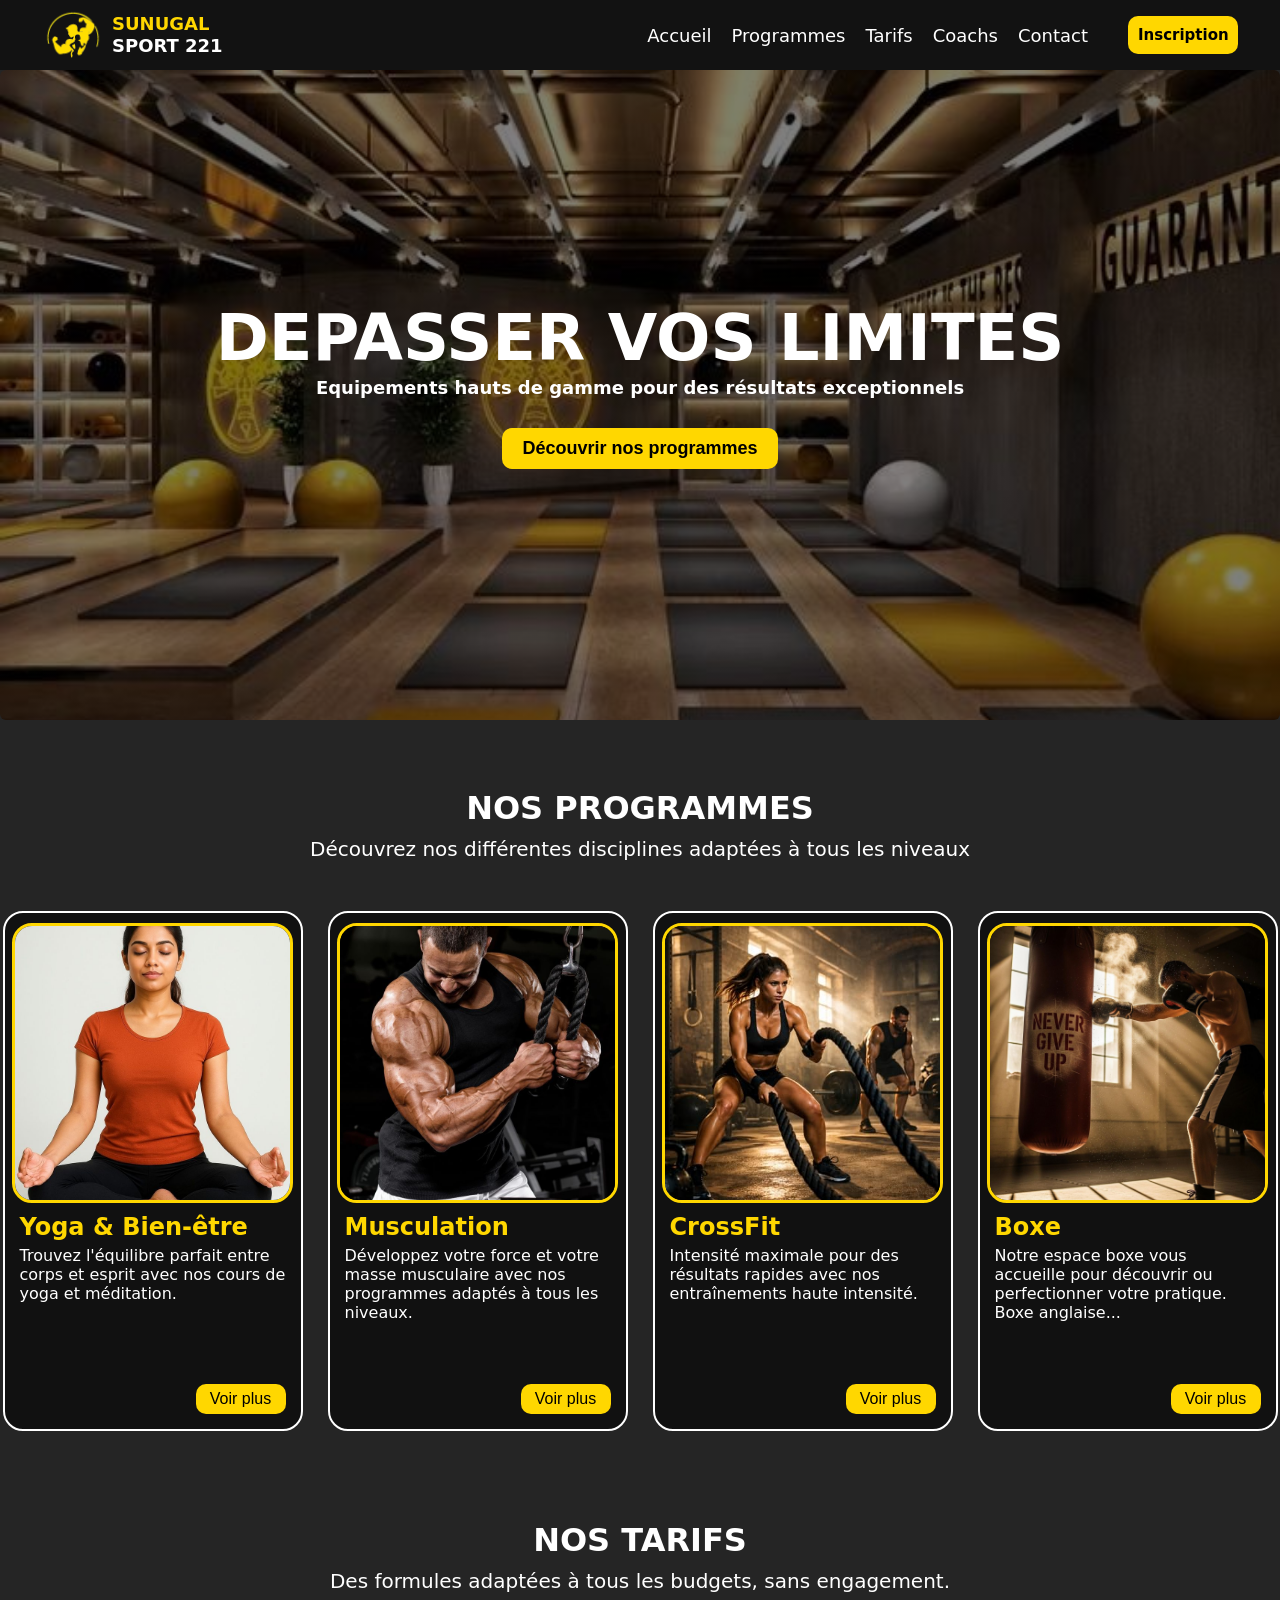
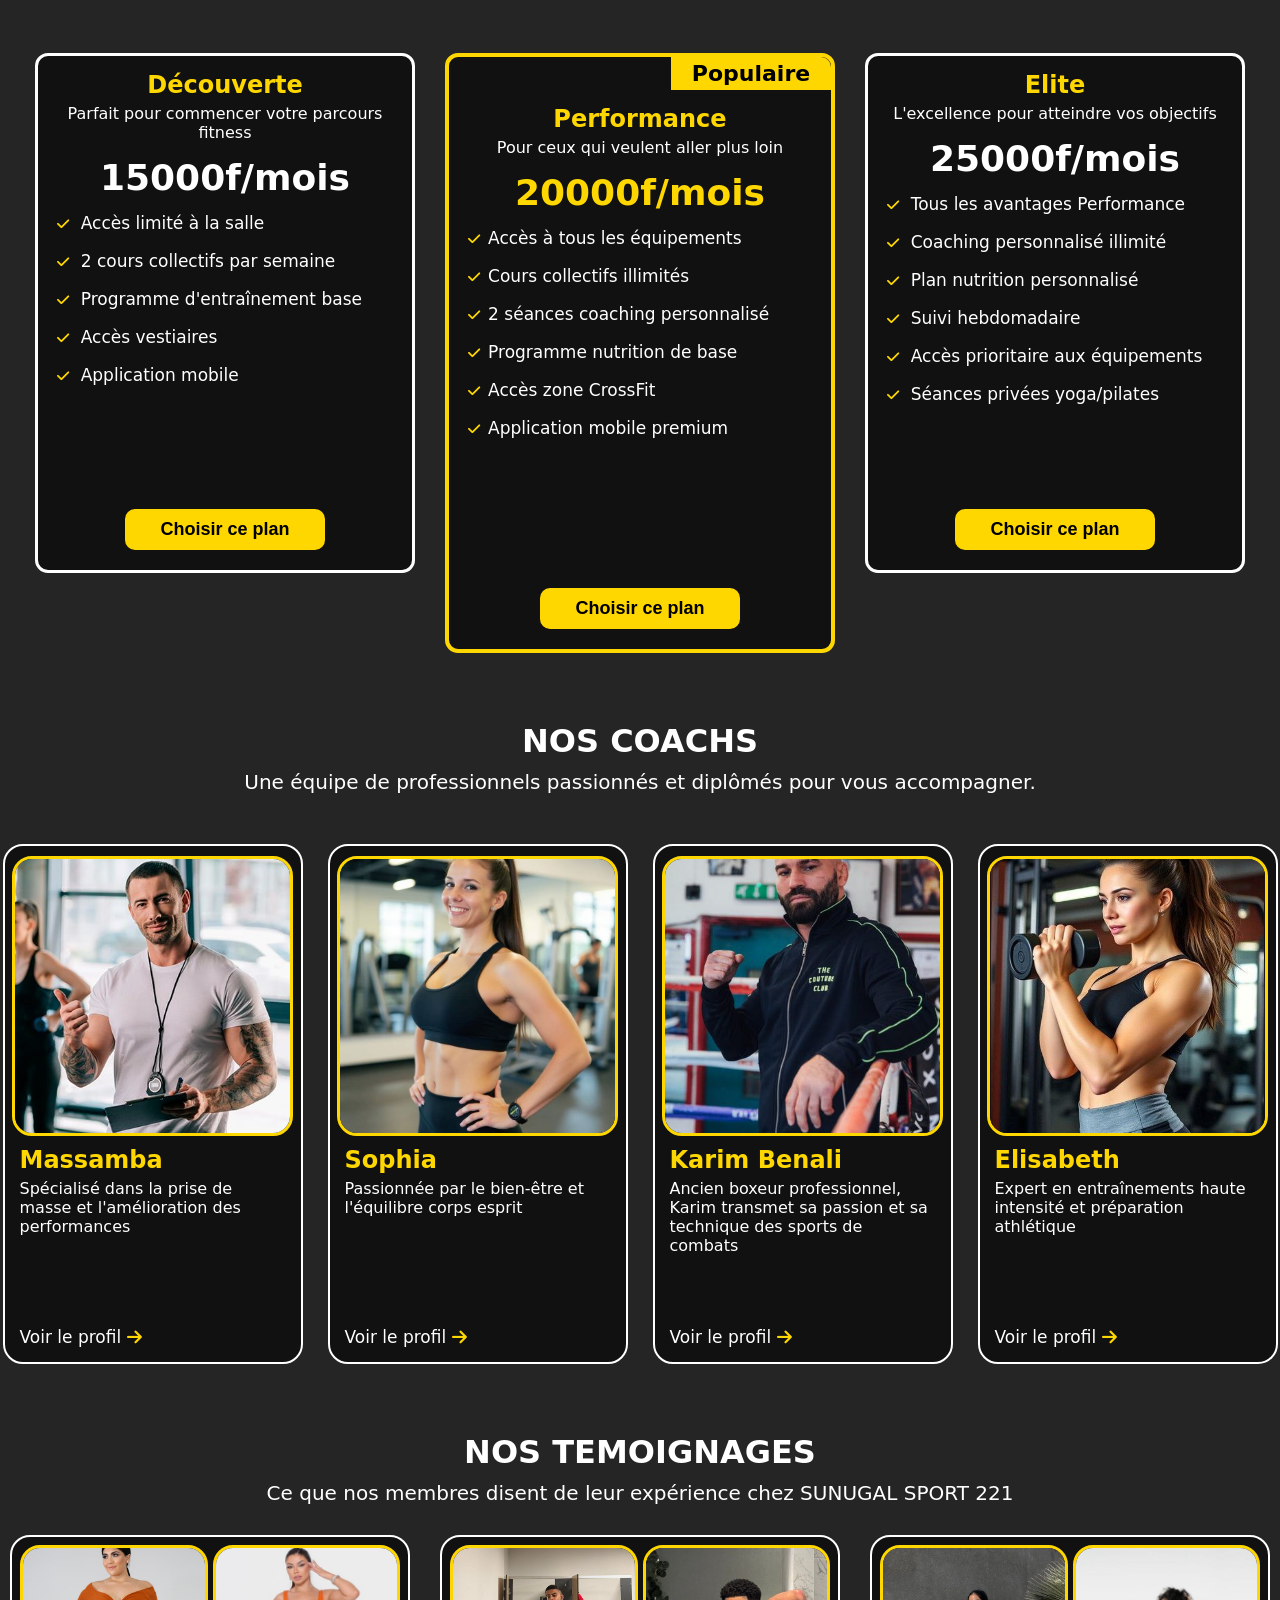
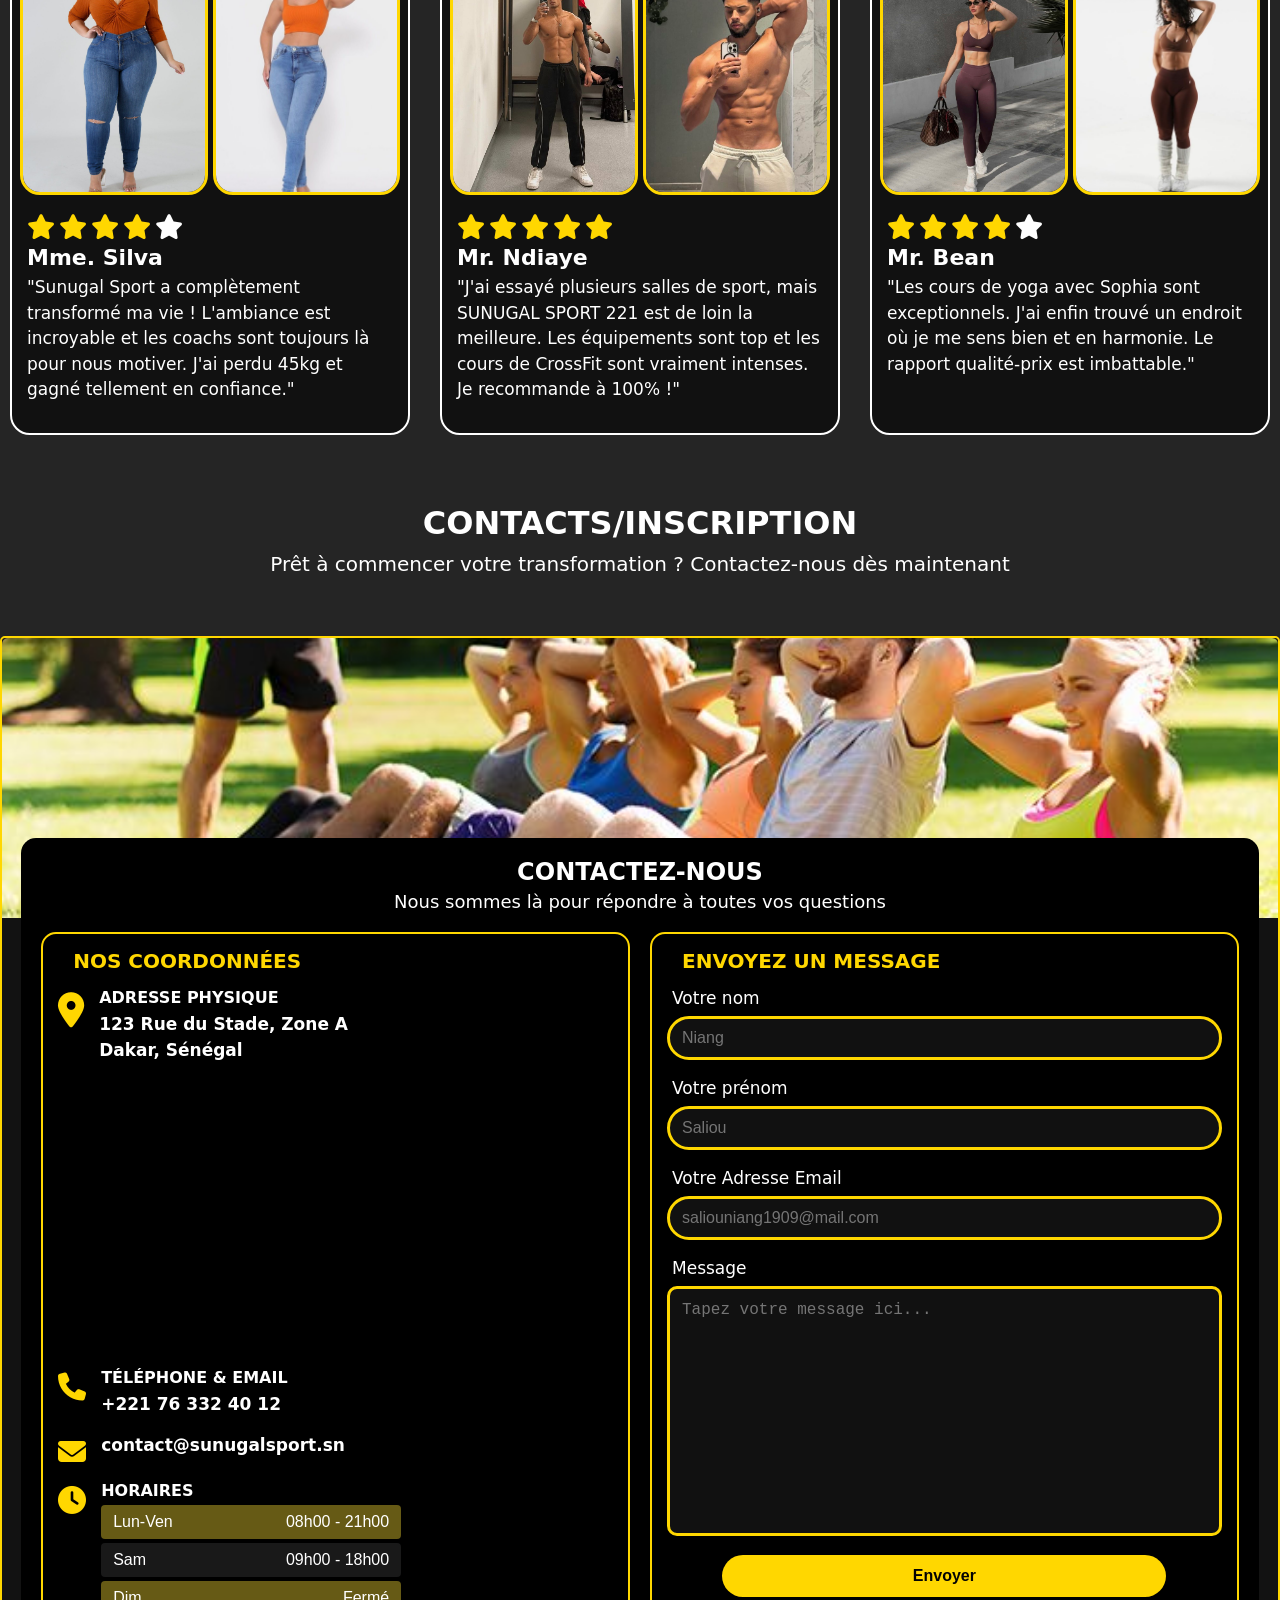
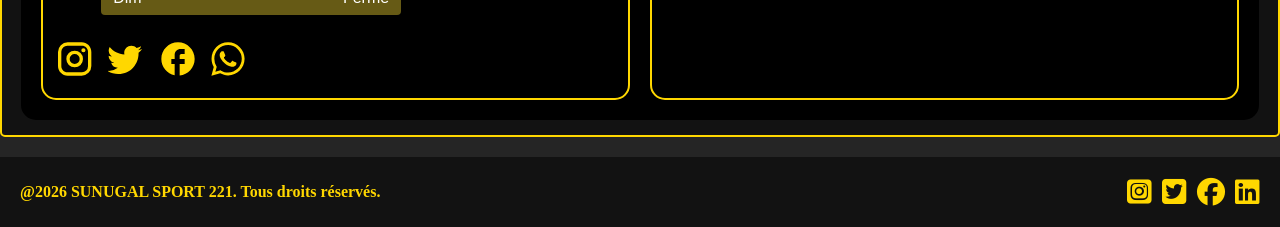
<file: index.html>
<!DOCTYPE html>
<html lang="fr">

<head>
    <meta charset="UTF-8">
    <meta name="viewport" content="width=device-width, initial-scale=1.0">
    <title>SUNUGAL SPORT 221</title>
    <link rel="stylesheet" href="stylesport.css">

    <link rel="stylesheet" href="https://cdnjs.cloudflare.com/ajax/libs/font-awesome/6.5.0/css/all.min.css"
        crossorigin="anonymous" referrerpolicy="no-referrer" />
</head>

<body>

    <header>
        <!-- Checkbox burger cachée -->
        <input type="checkbox" id="burger">

        <div class="menu">
            <!-- Logo -->
            <div class="logo-container">
                <div class="logo"></div>
                <div>
                    <h4 class="textlogo"><span style="color: #FFD700;">SUNUGAL</span><br>SPORT 221</h4>
                </div>
            </div>

            <!-- Label burger (visible sur mobile) -->
            <label class="burger-label" for="burger">
                <span class="burger-open">&#9776;</span>
                <span class="burger-close">&#10005;</span>
            </label>

            <!-- Nav + Bouton -->
            <div class="nav-actions">
                <nav class="UN">
                    <ul class="nav">
                        <li><a href="index.html#Accueil" class="textnav">Accueil</a></li>
                        <li><a href="index.html#Programmes" class="textnav">Programmes</a></li>
                        <li><a href="index.html#Tarifs" class="textnav">Tarifs</a></li>
                        <li><a href="index.html#Coachs" class="textnav">Coachs</a></li>
                        <li><a href="index.html#Contact" class="textnav">Contact</a></li>
                    </ul>
                </nav>
                <a href="/formulaire.html">
                    <button class="btn">Inscription</button>
                </a>
            </div>
        </div>
    </header>

    <!-- ACCUEIL -->
    <section class="accueil">
        <div class="ac">
            <div id="Accueil"></div>
            <div class="A0">
                <h1 class="titre">
                    <p class="textaccueil">DEPASSER VOS LIMITES</p>
                    <p class="soustextaccueil">Equipements hauts de gamme pour des résultats exceptionnels</p>
                </h1>
                <a href="/index.html#Programmes" class="EE">
                    <button class="btn2">Découvrir nos programmes</button>
                </a>
            </div>
            <div class="A1">
                <h1 class="titre">
                    <p class="textaccueil2">TROUVER VOTRE EQUILIBRE</p>
                    <p class="soustextaccueil2">Trouvez l'équilibre parfait entre corps et esprit avec nos cours de yoga
                        et méditation.</p>
                </h1>
                <a href="/index.html#Tarifs" class="EE">
                    <button class="btn2Z">Voir les tarifs</button>
                </a>
            </div>
            <div class="A2">
                <h1 class="titre">
                    <p class="textaccueil3">DEPASSER VOS LIMITES</p>
                    <p class="soustextaccueil3">Intensité maximale pour des résultats rapides avec nos entraînements
                        haute intensité</p>
                </h1>
                <a href="/index.html#Coachs" class="EE">
                    <button class="btn2ZZ">Découvrir nos coachs</button>
                </a>
            </div>
            <div class="A3">
                <h1 class="titre">
                    <p class="textaccueil4">LIBERER VOTRE PUISSANCE</p>
                    <p class="soustextaccueil4">Notre espace boxe vous accueille pour découvrir ou perfectionner votre
                        pratique. Boxe anglaise</p>
                </h1>
                <a href="/index.html#Contact" class="EE">
                    <button class="btn2ZZZ">Nos contacts</button>
                </a>
            </div>
            <div class="A0">
                <h1 class="titre">
                    <p class="textaccueil">DEPASSER VOS LIMITES</p>
                    <p class="soustextaccueil">Equipements hauts de gamme pour des résultats exceptionnels</p>
                </h1>
                <a href="/index.html#Programmes" class="EE">
                    <button class="btn2">Découvrir nos programmes</button>
                </a>
            </div>
        </div>
    </section>

    <div class="parentbody">

        <!-- PROGRAMMES -->
        <h1 class="TitreP">NOS PROGRAMMES</h1>
        <p class="titrePro">Découvrez nos différentes disciplines adaptées à tous les niveaux</p>
        <div id="Programmes"></div>
        <section class="Parentcarte">
            <div class="carte">
                <div class="imag1">
                    <img src="/image/WhatsApp Image 2026-04-09 at 15.24.21.jpeg" alt="YOGA" class="image22">
                </div>
                <h1 class="titleP">Yoga & Bien-être</h1>
                <p class="soustitleP">Trouvez l'équilibre parfait entre corps et esprit avec nos cours de yoga et
                    méditation.</p>
                <button class="btn31">Voir plus</button>
            </div>
            <div class="carte">
                <div class="image2">
                    <img src="/image/798d646e8325ace8523995716c048123.jpg" alt="musculation" class="imag11">
                </div>
                <h1 class="titleP">Musculation</h1>
                <p class="soustitleP">Développez votre force et votre masse musculaire avec nos programmes adaptés à
                    tous les niveaux.</p>
                <a href="/detailprogramme.html" target="_self" style="text-decoration: none;">
                    <button class="btn3b">Voir plus</button>
                </a>
            </div>
            <div class="carte">
                <div class="image3">
                    <img src="/image/WhatsApp Image 2026-04-09 at 15.24.21 (1).jpeg" alt="Crossfit" class="image44">
                </div>
                <h1 class="titleP">CrossFit</h1>
                <p class="soustitleP">Intensité maximale pour des résultats rapides avec nos entraînements haute
                    intensité.</p>
                <button class="btn3">Voir plus</button>
            </div>
            <div class="carte">
                <div class="image4">
                    <img src="/image/feb1b26ec4ed3f899586b922f8d77b12.jpg" alt="BOXE" class="image33">
                </div>
                <h1 class="titleP">Boxe</h1>
                <p class="soustitleP">Notre espace boxe vous accueille pour découvrir ou perfectionner votre pratique.
                    Boxe anglaise...</p>
                <button class="btn3d">Voir plus</button>
            </div>
        </section>

        <!-- TARIFS -->
        <h1 class="TitreT">NOS TARIFS</h1>
        <p class="titrePro2">Des formules adaptées à tous les budgets, sans engagement.</p>
        <div id="Tarifs"></div>
        <section class="ParentT">
            <div class="carteT">
                <h1 class="titleT1">Découverte</h1>
                <p class="soustitleT">Parfait pour commencer votre parcours fitness</p>
                <h2 class="titleT2">15000f/mois</h2>
                <div class="paragrapheT">
                    <i class="fa-solid fa-check flèche"></i> <span class="textf">Accès limité à la salle</span><br><br>
                    <i class="fa-solid fa-check flèche"></i> <span class="textf">2 cours collectifs par
                        semaine</span><br><br>
                    <i class="fa-solid fa-check flèche"></i> <span class="textf">Programme d'entraînement
                        base</span><br><br>
                    <i class="fa-solid fa-check flèche"></i> <span class="textf">Accès vestiaires</span><br><br>
                    <i class="fa-solid fa-check flèche"></i> <span class="textf">Application mobile</span>
                </div>
                <a href="/formulaire.html" target="_self" class="EE">
                    <button class="btnT">Choisir ce plan</button>
                </a>
            </div>

            <div class="TA">
                <div class="carteT2">
                    <div class="badge">
                        <p class="Textb">Populaire</p>
                    </div>
                    <h1 class="titleT1">Performance</h1>
                    <p class="soustitleT">Pour ceux qui veulent aller plus loin</p>
                    <h2 class="titleT22">20000f/mois</h2>
                    <div class="paragrapheT2">
                        <i class="fa-solid fa-check flèche"></i><span class="textf">Accès à tous les
                            équipements</span><br><br>
                        <i class="fa-solid fa-check flèche"></i><span class="textf">Cours collectifs
                            illimités</span><br><br>
                        <i class="fa-solid fa-check flèche"></i><span class="textf">2 séances coaching
                            personnalisé</span><br><br>
                        <i class="fa-solid fa-check flèche"></i><span class="textf">Programme nutrition de
                            base</span><br><br>
                        <i class="fa-solid fa-check flèche"></i><span class="textf">Accès zone CrossFit</span><br><br>
                        <i class="fa-solid fa-check flèche"></i><span class="textf">Application mobile
                            premium</span><br><br>
                    </div>
                    <a href="/formulaire.html" target="_self" class="EE">
                        <button class="btnT2">Choisir ce plan</button>
                    </a>
                </div>
            </div>

            <div class="carteT">
                <h1 class="titleT1">Elite</h1>
                <p class="soustitleT">L'excellence pour atteindre vos objectifs</p>
                <h2 class="titleT2">25000f/mois</h2>
                <div class="paragrapheT">
                    <i class="fa-solid fa-check flèche"></i> <span class="textf">Tous les avantages
                        Performance</span><br><br>
                    <i class="fa-solid fa-check flèche"></i> <span class="textf">Coaching personnalisé
                        illimité</span><br><br>
                    <i class="fa-solid fa-check flèche"></i> <span class="textf">Plan nutrition
                        personnalisé</span><br><br>
                    <i class="fa-solid fa-check flèche"></i> <span class="textf">Suivi hebdomadaire</span><br><br>
                    <i class="fa-solid fa-check flèche"></i> <span class="textf">Accès prioritaire aux
                        équipements</span><br><br>
                    <i class="fa-solid fa-check flèche"></i> <span class="textf">Séances privées yoga/pilates</span>
                </div>
                <a href="/formulaire.html" target="_self" class="EE">
                    <button class="btnT">Choisir ce plan</button>
                </a>
            </div>
        </section>

        <!-- NOS COACHS -->
        <h1 class="TitreP">NOS COACHS</h1>
        <p class="soustitreSection">Une équipe de professionnels passionnés et diplômés pour vous accompagner.</p>
        <div id="Coachs"></div>
        <section class="Parentcarte2">
            <div class="carte">
                <div class="imageA">
                    <img src="/image/WhatsApp Image 2026-04-09 at 15.23.22.jpeg" alt="Massamba" class="imageAA">
                </div>
                <h1 class="titleP">Massamba</h1>
                <p class="soustitleP">Spécialisé dans la prise de masse et l'amélioration des performances</p>
                <p class="LienC">Voir le profil <i class="fa-solid fa-arrow-right arrow"></i></p>
            </div>
            <div class="carte">
                <div class="imageB">
                    <img src="/image/085d0057831c391fa8fdc6a2706cc4f4.jpg" alt="Sophia" class="imageBB">
                </div>
                <h1 class="titleP">Sophia</h1>
                <p class="soustitleP">Passionnée par le bien-être et l'équilibre corps esprit</p>
                <a href="/detailcoach.html#Coachs" target="_self" class="lienP">
                    <p class="LienC">Voir le profil <i class="fa-solid fa-arrow-right arrow"></i></p>
                </a>
            </div>
            <div class="carte">
                <div class="imageC">
                    <img src="/image/8adbc22457ec342c8f4f15aef69f5e6a.jpg" alt="Karim" class="imageCC">
                </div>
                <h1 class="titleP">Karim Benali</h1>
                <p class="soustitleP">Ancien boxeur professionnel, Karim transmet sa passion et sa technique des sports
                    de combats</p>
                <p class="LienCC">Voir le profil <i class="fa-solid fa-arrow-right arrow"></i></p>
            </div>
            <div class="carte">
                <div class="imageD">
                    <img src="/image/25fd124be4f2d7ce02761b8a9e53c22c.jpg" alt="Elisabeth" class="imageDD">
                </div>
                <h1 class="titleP">Elisabeth</h1>
                <p class="soustitleP">Expert en entraînements haute intensité et préparation athlétique</p>
                <p class="LienC">Voir le profil <i class="fa-solid fa-arrow-right arrow"></i></p>
            </div>
        </section>

        <!-- TEMOIGNAGES -->
        <h1 class="TitreP">NOS TEMOIGNAGES</h1>
        <p class="soustitreSection">Ce que nos membres disent de leur expérience chez SUNUGAL SPORT 221</p>

        <section class="Avis">
            <div class="cartet">
                <div class="photo">
                    <div class="image1">
                        <img src="/image/10d53ca7ecd17a035fc8b7b2d390c63c.jpg" alt="" class="image11">
                    </div>
                    <div class="image1">
                        <img src="image/16f88baf168e06f00c20540069a99f3c.jpg" alt="" class="image11">
                    </div>
                </div>
                <div class="Etoile">
                    <i class="fa-solid fa-star" style="color:#FFD700;font-size:25px;"></i>
                    <i class="fa-solid fa-star" style="color:#FFD700;font-size:25px;"></i>
                    <i class="fa-solid fa-star" style="color:#FFD700;font-size:25px;"></i>
                    <i class="fa-solid fa-star" style="color:#FFD700;font-size:25px;"></i>
                    <i class="fa-solid fa-star" style="color:#ffffff;font-size:25px;"></i>
                </div>
                <h1 class="nomTemoign">Mme. Silva</h1>
                <p class="texteTemoign">"Sunugal Sport a complètement transformé ma vie ! L'ambiance est incroyable et
                    les coachs sont toujours là pour nous motiver. J'ai perdu 45kg et gagné tellement en confiance."</p>
            </div>
            <div class="cardet">
                <div class="photo">
                    <div class="image1">
                        <img src="/image/3654e52a8fa798b8e40593709566071a.jpg" alt="" class="image22">
                    </div>
                    <div class="image1">
                        <img src="/image/96df4fb2ce53c730a2371b7383319e78.jpg" alt="" class="image22">
                    </div>
                </div>
                <div class="Etoile">
                    <i class="fa-solid fa-star" style="color:#FFD700;font-size:25px;"></i>
                    <i class="fa-solid fa-star" style="color:#FFD700;font-size:25px;"></i>
                    <i class="fa-solid fa-star" style="color:#FFD700;font-size:25px;"></i>
                    <i class="fa-solid fa-star" style="color:#FFD700;font-size:25px;"></i>
                    <i class="fa-solid fa-star" style="color:#FFD700;font-size:25px;"></i>
                </div>
                <h1 class="nomTemoign">Mr. Ndiaye</h1>
                <p class="texteTemoign">"J'ai essayé plusieurs salles de sport, mais SUNUGAL SPORT 221 est de loin la
                    meilleure. Les équipements sont top et les cours de CrossFit sont vraiment intenses. Je recommande à
                    100% !"</p>
            </div>
            <div class="cardet">
                <div class="photo">
                    <div class="image1">
                        <img src="/image/1ff2024bfbb110e7f76967baabb99201.jpg" alt="" class="image33">
                    </div>
                    <div class="image1">
                        <img src="/image/316afef5541a32609980a7c258a644ee.jpg" alt="" class="image33">
                    </div>
                </div>
                <div class="Etoile">
                    <i class="fa-solid fa-star" style="color:#FFD700;font-size:25px;"></i>
                    <i class="fa-solid fa-star" style="color:#FFD700;font-size:25px;"></i>
                    <i class="fa-solid fa-star" style="color:#FFD700;font-size:25px;"></i>
                    <i class="fa-solid fa-star" style="color:#FFD700;font-size:25px;"></i>
                    <i class="fa-solid fa-star" style="color:#ffffff;font-size:25px;"></i>
                </div>
                <h1 class="nomTemoign">Mr. Bean</h1>
                <p class="texteTemoign">"Les cours de yoga avec Sophia sont exceptionnels. J'ai enfin trouvé un endroit
                    où je me sens bien et en harmonie. Le rapport qualité-prix est imbattable."</p>
            </div>
        </section>

        <!-- CONTACT -->
        <h1 class="TitreP">CONTACTS/INSCRIPTION</h1>
        <p class="soustitreSection">Prêt à commencer votre transformation ? Contactez-nous dès maintenant</p>
        <div id="Contact"></div>
        <section class="parentcontact">
            <div class="infos"></div>
            <div class="localisation">
                <h1 class="titrecon">CONTACTEZ-NOUS</h1>
                <p class="soustitrecontact">Nous sommes là pour répondre à toutes vos questions</p>

                <section class="parentcon">
                    <div class="cordonnees">
                        <h1 class="textmess">NOS COORDONNÉES</h1>

                        <div class="coord-item">
                            <i class="fa-solid fa-location-dot bbb"></i>
                            <div class="coord-text">
                                <h2 class="coord-title">ADRESSE PHYSIQUE</h2>
                                <p class="coord-detail">123 Rue du Stade, Zone A<br>Dakar, Sénégal</p>
                            </div>
                        </div>

                        <div class="parentmap">
                            <iframe
                                src="https://www.google.com/maps/embed?pb=!1m18!1m12!1m3!1d964.8541574105187!2d-17.4478099505378!3d14.68901563158385!2m3!1f0!2f0!3f0!3m2!1i1024!2i768!4f13.1!3m3!1m2!1s0xec172f68e748a69%3A0x20fb84b7a5390402!2sRue%2035%2C%20Dakar!5e0!3m2!1sfr!2ssn!4v1775864786671!5m2!1sfr!2ssn"
                                style="border:0;" allowfullscreen="" loading="lazy"
                                referrerpolicy="no-referrer-when-downgrade" class="map"></iframe>
                        </div>

                        <div class="coord-extras">
                            <div class="coord-item">
                                <i class="fa-solid fa-phone aaa"></i>
                                <div class="coord-text">
                                    <h2 class="coord-title">TÉLÉPHONE & EMAIL</h2>
                                    <p class="coord-detail">+221 76 332 40 12</p>
                                </div>
                            </div>

                            <div class="coord-item">
                                <i class="fa-solid fa-envelope ccc"></i>
                                <div class="coord-text">
                                    <p class="coord-detail">contact@sunugalsport.sn</p>
                                </div>
                            </div>

                            <div class="coord-item">
                                <i class="fa-solid fa-clock ddd"></i>
                                <div class="coord-text">
                                    <h2 class="coord-title">HORAIRES</h2>
                                    <div class="horaires-container">
                                        <div class="Baba">
                                            <span class="jour">Lun-Ven</span>
                                            <span class="heures">08h00 - 21h00</span>
                                        </div>
                                        <div class="Baba2">
                                            <span class="jour">Sam</span>
                                            <span class="heures">09h00 - 18h00</span>
                                        </div>
                                        <div class="Baba">
                                            <span class="jour">Dim</span>
                                            <span class="heures">Fermé</span>
                                        </div>
                                    </div>
                                </div>
                            </div>

                            <div class="social-icons">
                                <a href="https://www.instagram.com/ "> <svg xmlns="http://www.w3.org/2000/svg" width="40" height="40"
                                        viewBox="2 0 24 24">
                                        <path fill="#FFD700"
                                            d="M7.8 2h8.4C19.4 2 22 4.6 22 7.8v8.4a5.8 5.8 0 0 1-5.8 5.8H7.8C4.6 22 2 19.4 2 16.2V7.8A5.8 5.8 0 0 1 7.8 2m-.2 2A3.6 3.6 0 0 0 4 7.6v8.8C4 18.39 5.61 20 7.6 20h8.8a3.6 3.6 0 0 0 3.6-3.6V7.6C20 5.61 18.39 4 16.4 4zm9.65 1.5a1.25 1.25 0 0 1 1.25 1.25A1.25 1.25 0 0 1 17.25 8A1.25 1.25 0 0 1 16 6.75a1.25 1.25 0 0 1 1.25-1.25M12 7a5 5 0 0 1 5 5a5 5 0 0 1-5 5a5 5 0 0 1-5-5a5 5 0 0 1 5-5m0 2a3 3 0 0 0-3 3a3 3 0 0 0 3 3a3 3 0 0 0 3-3a3 3 0 0 0-3-3" />
                                    </svg>
                                </a>
                                <a href="https://twitter.com/"><svg xmlns="http://www.w3.org/2000/svg" width="40" height="40"
                                        viewBox="2 0 24 24">
                                        <path fill="#FFD700"
                                            d="M22.46 6c-.77.35-1.6.58-2.46.69c.88-.53 1.56-1.37 1.88-2.38c-.83.5-1.75.85-2.72 1.05C18.37 4.5 17.26 4 16 4c-2.35 0-4.27 1.92-4.27 4.29c0 .34.04.67.11.98C8.28 9.09 5.11 7.38 3 4.79c-.37.63-.58 1.37-.58 2.15c0 1.49.75 2.81 1.91 3.56c-.71 0-1.37-.2-1.95-.5v.03c0 2.08 1.48 3.82 3.44 4.21a4.2 4.2 0 0 1-1.93.07a4.28 4.28 0 0 0 4 2.98a8.52 8.52 0 0 1-5.33 1.84q-.51 0-1.02-.06C3.44 20.29 5.7 21 8.12 21C16 21 20.33 14.46 20.33 8.79c0-.19 0-.37-.01-.56c.84-.6 1.56-1.36 2.14-2.23" />
                                    </svg></a>
                                <a href="https://www.facebook.com/"> <svg xmlns="http://www.w3.org/2000/svg" width="40" height="40"
                                        viewBox="0 0 24 24">
                                        <path fill="#FFD700"
                                            d="M22 12c0-5.52-4.48-10-10-10S2 6.48 2 12c0 4.84 3.44 8.87 8 9.8V15H8v-3h2V9.5C10 7.57 11.57 6 13.5 6H16v3h-2c-.55 0-1 .45-1 1v2h3v3h-3v6.95c5.05-.5 9-4.76 9-9.95" />
                                    </svg></a>
                                <a href="https://web.whatsapp.com/"><svg xmlns="http://www.w3.org/2000/svg" width="40" height="40"
                                        viewBox="0 0 24 24">
                                        <path fill="#FFD700"
                                            d="M19.05 4.91A9.82 9.82 0 0 0 12.04 2c-5.46 0-9.91 4.45-9.91 9.91c0 1.75.46 3.45 1.32 4.95L2.05 22l5.25-1.38c1.45.79 3.08 1.21 4.74 1.21c5.46 0 9.91-4.45 9.91-9.91c0-2.65-1.03-5.14-2.9-7.01m-7.01 15.24c-1.48 0-2.93-.4-4.2-1.15l-.3-.18l-3.12.82l.83-3.04l-.2-.31a8.26 8.26 0 0 1-1.26-4.38c0-4.54 3.7-8.24 8.24-8.24c2.2 0 4.27.86 5.82 2.42a8.18 8.18 0 0 1 2.41 5.83c.02 4.54-3.68 8.23-8.22 8.23m4.52-6.16c-.25-.12-1.47-.72-1.69-.81c-.23-.08-.39-.12-.56.12c-.17.25-.64.81-.78.97c-.14.17-.29.19-.54.06c-.25-.12-1.05-.39-1.99-1.23c-.74-.66-1.23-1.47-1.38-1.72c-.14-.25-.02-.38.11-.51c.11-.11.25-.29.37-.43s.17-.25.25-.41c.08-.17.04-.31-.02-.43s-.56-1.34-.76-1.84c-.2-.48-.41-.42-.56-.43h-.48c-.17 0-.43.06-.66.31c-.22.25-.86.85-.86 2.07s.89 2.4 1.01 2.56c.12.17 1.75 2.67 4.23 3.74c.59.26 1.05.41 1.41.52c.59.19 1.13.16 1.56.1c.48-.07 1.47-.6 1.67-1.18c.21-.58.21-1.07.14-1.18s-.22-.16-.47-.28" />
                                    </svg></a>
                            </div>
                        </div>
                    </div>

                    <div class="saisi">
                        <h1 class="textmess">ENVOYEZ UN MESSAGE</h1>
                        <form class="contactforme">
                            <div class="forme">
                                <label for="nom" class="textfor">Votre nom</label><br>
                                <input type="text" class="format" placeholder="Niang">
                            </div><br>
                            <div class="forme">
                                <label for="prenom" class="textfor">Votre prénom</label><br>
                                <input type="text" class="format" placeholder="Saliou">
                            </div><br>
                            <div class="forme">
                                <label for="email" class="textfor">Votre Adresse Email</label><br>
                                <input type="email" class="format" placeholder="saliouniang1909@mail.com">
                            </div><br>
                            <div class="forme">
                                <label for="message" class="textfor">Message</label><br>
                                <textarea name="Message" id="Message" class="format1"
                                    placeholder="Tapez votre message ici..."></textarea>
                            </div>
                            <button type="submit" class="submit-btn">Envoyer</button>
                        </form>
                    </div>
                </section>
            </div>
        </section>

    </div>

    <footer>
        <div class="foote">
            <section class="bodyfoot">
                <div class="cop">
                    <h2 class="textcop">@2026 SUNUGAL SPORT 221. Tous droits réservés.</h2>
                </div>
                <div class="iconefoot">
                    <a href="https://www.instagram.com/" target="_self" class="liennav">
                        <i class="fa-brands fa-square-instagram line"></i>
                    </a>
                    <a href="https://x.com/?lang=fr"><i class="fa-brands fa-square-twitter line"></i></a>
                    <a href="https://www.facebook.com/" target="_self"><i class="fa-brands fa-facebook line"></i></a>
                    <a href="https://www.linkedin.com/" target="_self"><i class="fa-brands fa-linkedin line"></i></a>
                </div>
            </section>
        </div>
    </footer>

</body>

</html>
</file>
<file: stylesport.css>
* {
        box-sizing: border-box;
        margin: 0;
        padding: 0;
    }

    body {
        background-color: #252525;
        margin: 0;
        padding: 0;
    }



    header {
        background-color: #121212;
        width: 100%;
        color: #ffffff;
        position: fixed;
        top: 0;
        left: 0;
        right: 0;
        z-index: 1000;
    }


    .menu {
        display: flex;
        justify-content: space-between;
        align-items: center;
        height: 70px;
        width: 95%;
        max-width: 1400px;
        margin: 0 auto;
        padding: 0 10px;
    }


    .logo {
        width: 62px;
        height: 62px;
        background-image: url('/image/logoori.gif');
        background-size: cover;
        flex-shrink: 0;
    }

    .logo-container {
        display: flex;
        align-items: center;
        gap: 8px;
    }

    .textlogo {
        font-weight: bold;
        font-size: 18px;
        font-family: system-ui, sans-serif;
        line-height: 1.2;
        margin: 0;
        color: #ffffff;
    }


    .burger-label {
        display: none;
        cursor: pointer;
        user-select: none;
        flex-shrink: 0;
    }

    .burger-open,
    .burger-close {
        font-size: 28px;
        color: #FFD700;
        line-height: 1;
    }

    /* Par défaut : on montre ☰, on cache ✕ */
    .burger-close {
        display: none;
    }

    /* Quand le burger est coché : on inverse */
    #burger:checked~.menu .burger-close {
        display: inline;
    }

    #burger:checked~.menu .burger-open {
        display: none;
    }


    #burger {
        display: none;
    }


    .nav-actions {
        display: flex;
        align-items: center;
        gap: 40px;
    }

    .UN {
        margin: 0;
    }

    .nav {
        display: flex;
        gap: 20px;
        list-style: none;
        padding: 0;
        margin: 0;
    }

    .nav li {
        list-style: none;
    }

    .textnav {
        font-size: 18px;
        white-space: nowrap;
        text-decoration: none;
        color: #ffffff;
        font-family: system-ui, -apple-system, BlinkMacSystemFont, 'Segoe UI', Roboto, sans-serif;
    }

    .textnav:hover {
        color: #FFD700;
    }

    /* =============================================
    BOUTON INSCRIPTION (header)
    ============================================= */
    .btn {
        border-radius: 10px;
        padding: 5px 10px;
        font-weight: bold;
        background-color: #FFD700;
        color: #000000;
        width: 110px;
        height: 38px;
        cursor: pointer;
        border: none;
        font-size: 15px;
        font-family: system-ui, sans-serif;
    }

    .btn:hover {
        background-color: #222222;
        color: #FFD700;
    }



    .accueil {
        width: 100%;
        height: 650px;
        overflow: hidden;
        margin-top: 70px;
    }

    .ac {
        animation: slides 16s infinite;
        height: 100%;
        width: 500%;
        display: flex;
    }

    @keyframes slides {
        0% {
            transform: translateX(0);
        }

        20% {
            transform: translateX(0);
        }

        25% {
            transform: translateX(-20%);
        }

        45% {
            transform: translateX(-20%);
        }

        50% {
            transform: translateX(-40%);
        }

        70% {
            transform: translateX(-40%);
        }

        75% {
            transform: translateX(-60%);
        }

        95% {
            transform: translateX(-60%);
        }

        100% {
            transform: translateX(-80%);
        }
    }

    .A0,
    .A1,
    .A2,
    .A3 {
        height: 100%;
        width: 100%;
        background-position: center;
        background-repeat: no-repeat;
        background-size: cover;
        border-radius: 6px;
        display: flex;
        flex-direction: column;
        justify-content: flex-end;
        padding-bottom: 60px;
    }

    .A0 {
        background-image: linear-gradient(rgba(0, 0, 0, 0.5), rgba(0, 0, 0, 0.5)), url('/image/télécharger (6).jpg (1).jpeg');
    }

    .A1 {
        background-image: linear-gradient(rgba(44, 44, 44, 0.5), rgba(41, 41, 41, 0.5)), url('/image/WhatsApp Image 2026-04-09 at 17.37.45.jpeg');
    }

    .A2 {
        background-image: url('/image/WhatsApp Image 2026-04-09 at 17.40.18.jpeg');
    }

    .A3 {
        background-image: linear-gradient(rgba(0, 0, 0, 0.5), rgba(0, 0, 0, 0.5)), url('/image/WhatsApp Image 2026-04-09 at 17.37.45 (1).jpeg');
    }


    /* Texte principal des slides */
    /* Conteneur des slides */
    .A0,
    .A1,
    .A2,
    .A3 {
        height: 100%;
        width: 100%;
        background-position: center;
        background-repeat: no-repeat;
        background-size: cover;
        border-radius: 6px;

        /* Flexbox pour centrer en haut */
        display: flex;
        flex-direction: column;
        justify-content: flex-start;
        /* place le contenu en haut */
        align-items: center;
        /* centre horizontalement */
        padding-top: 60px;
        /* espace depuis le haut */
        text-align: center;
    }

    /* Texte principal */
    .textaccueil,
    .textaccueil2,
    .textaccueil3,
    .textaccueil4 {
        font-size: 5vw;
        color: #ffffff;
        font-family: system-ui, sans-serif;
        margin: 0;
        line-height: 1.2;
        margin-top: 20%;
    }


    .soustextaccueil,
    .soustextaccueil2,
    .soustextaccueil3,
    .soustextaccueil4 {
        color: white;
        font-size: 18px;
        font-family: system-ui, -apple-system, BlinkMacSystemFont, 'Segoe UI', Roboto, Oxygen, Ubuntu, Cantarell, 'Open Sans', 'Helvetica Neue', sans-serif;
    }



    /* Boutons sous le texte */
    .btn2,
    .btn2Z,
    .btn2ZZ,
    .btn2ZZZ {
        border-radius: 10px;
        font-weight: bold;
        background-color: #FFD700;
        color: #000000;
        padding: 10px 20px;
        font-size: 18px;
        cursor: pointer;
        border: none;
        margin-top: 30px;
        /* espace sous le sous-texte */
    }

    .btn2:hover,
    .btn2Z:hover,
    .btn2ZZ:hover,
    .btn2ZZZ:hover {
        background-color: #222222;
        color: #FFD700;
    }


    /* Responsive tablette */
    @media (max-width: 1024px) {

        .textaccueil,
        .textaccueil2,
        .textaccueil3,
        .textaccueil4 {
            font-size: 3rem;
            margin-top: 4px;
        }

        .soustextaccueil,
        .soustextaccueil2,
        .soustextaccueil3,
        .soustextaccueil4 {
            font-size: 1rem;
       
            margin-left: 95px;
            color: white;
          

        }
    }

    /* Responsive mobile */
    @media (max-width: 768px) {

        .textaccueil,
        .textaccueil2,
        .textaccueil3,
        .textaccueil4 {
            font-size: 2rem;
        }

        .soustextaccueil,
        .soustextaccueil2,
        .soustextaccueil3,
        .soustextaccueil4 {
            font-size: 0.9rem;

            margin-left: 95px;
        }
    }

    /* Très petit écran */
    @media (max-width: 480px) {

        .textaccueil,
        .textaccueil2,
        .textaccueil3,
        .textaccueil4 {
            font-size: 1.5rem;
        }

        .soustextaccueil,
        .soustextaccueil2,
        .soustextaccueil3,
        .soustextaccueil4 {
            font-size: 0.8rem;
        }
    }


    /* Boutons slider - centrés */


    .TitreP {
        text-align: center;
        margin-top: 69px;
        font-family: system-ui, sans-serif;
        color: #ffffff;
    }

    .TitreT {
        text-align: center;
        margin-top: 90px;
        font-family: system-ui, sans-serif;
        color: #ffffff;
    }

    .titrePro,
    .titrePro2 {
        text-align: center;
        margin-top: 10px;
        color: #ffffff;
        font-size: 20px;
        font-family: system-ui, sans-serif;
    }

    /* Sous-titres de sections (remplace les styles inline) */
    .soustitreSection {
        text-align: center;
        margin-top: 10px;
        color: #ffffff;
        font-size: 20px;
        font-family: system-ui, sans-serif;
    }



    .Parentcarte {
        display: flex;
        flex-wrap: wrap;
        gap: 25px;
        justify-content: center;
        margin-top: 50px;
    }

    .carte {
        width: 300px;
        min-height: 520px;
        border: 2px solid #ffffff;
        border-radius: 20px;
        background-color: #111111;
        overflow: hidden;
        transition: transform 0.3s ease-in-out, box-shadow 0.3s ease-in-out;
        display: flex;
        flex-direction: column;
    }

    .carte:hover {
        transform: scale(1.03);
        box-shadow: -2px 3px 13px -3px #FFD700;
    }

    /* Images des cartes */
    .imag1,
    .image2,
    .image3,
    .image4,
    .imageA,
    .imageB,
    .imageC,
    .imageD {
        width: calc(100% - 15px);
        height: 280px;
        border-radius: 20px;
        margin: 10px auto 0;
    }

    .imag11,
    .image22,
    .image33,
    .image44,
    .imageAA,
    .imageBB,
    .imageCC,
    .imageDD {
        border: 3px solid #FFD700;
        width: 100%;
        height: 100%;
        object-fit: cover;
        display: block;
        border-radius: 20px;
    }

    .titleP {
        color: #FFD700;
        margin: 10px 15px 0;
        font-family: system-ui, sans-serif;
    }

    .soustitleP {
        color: #ffffff;
        margin: 5px 15px 0;
        font-size: 16px;
        font-family: system-ui, sans-serif;
        flex: 1;
    }

    /* Boutons programme - alignés en bas */
    .btn3,
    .btn31,
    .btn3b,
    .btn3d {
        display: block;
        margin: 10px 15px 15px auto;
        font-size: 16px;
        padding: 6px 10px;
        border-radius: 10px;
        background-color: #FFD700;
        color: #000000;
        width: 90px;
        cursor: pointer;
        border: none;
        text-align: center;
    }

    .btn3:hover,
    .btn31:hover,
    .btn3b:hover,
    .btn3d:hover {
        background-color: #222222;
        color: #FFD700;
    }



    .ParentT {
        display: flex;
        flex-wrap: wrap;
        gap: 30px;
        justify-content: center;
        margin-top: 60px;
        align-items: flex-start;
    }

    .carteT {
        width: 380px;
        min-height: 520px;
        border: 3px solid #ffffff;
        background-color: #111111;
        border-radius: 13px;
        overflow: hidden;
        transition: transform 0.3s ease-in-out, box-shadow 0.3s ease-in-out;
        padding-bottom: 20px;
        display: flex;
        flex-direction: column;
    }

    .carteT:hover {
        transform: scale(1.01);
        box-shadow: -2px 3px 13px -3px #FFD700;
    }

    .TA {
        display: flex;
        align-items: center;
    }

    .carteT2 {
        width: 390px;
        min-height: 600px;
        border: 4px solid #FFD700;
        border-radius: 13px;
        background-color: #111111;
        display: flex;
        flex-direction: column;
        padding-bottom: 20px;
    }

    .badge {
        padding: 4px;
        width: 160px;
        background-color: #FFD700;
        border-radius: 0px 10px 0px 0px;
        margin-left: auto;
        text-align: center;
    }

    .Textb {
        font-size: 22px;
        font-weight: bold;
        font-family: system-ui, sans-serif;
    }

    .titleT1 {
        color: #FFD700;
        text-align: center;
        font-family: system-ui, sans-serif;
        margin: 15px 0 5px;
    }

    .soustitleT {
        color: #ffffff;
        text-align: center;
        font-size: 16px;
        margin: 0 15px 10px;
        font-family: system-ui, sans-serif;
    }

    .titleT2 {
        color: #ffffff;
        text-align: center;
        font-size: 36px;
        margin: 5px 0;
        font-family: system-ui, sans-serif;
    }

    .titleT22 {
        color: #FFD700;
        text-align: center;
        font-size: 36px;
        margin: 5px 0;
        font-family: system-ui, sans-serif;
    }

    .paragrapheT,
    .paragrapheT2 {
        width: 90%;
        margin: 10px auto;
        flex: 1;
    }

    .flèche {
        font-size: 14px;
        color: #FFD700;
    }

    .textf {
        font-size: 17px;
        color: #ffffff;
        margin-left: 8px;
        font-family: system-ui, sans-serif;
    }

    .btnT,
    .btnT2 {
        display: block;
        margin: 20px auto 0;
        border-radius: 10px;
        font-weight: bold;
        background-color: #FFD700;
        color: #000000;
        padding: 10px;
        width: 200px;
        font-size: 18px;
        cursor: pointer;
        border: none;
        text-align: center;
    }

    .btnT:hover,
    .btnT2:hover {
        background-color: #222222;
        color: #FFD700;
    }



    .Parentcarte2 {
        display: flex;
        flex-wrap: wrap;
        gap: 25px;
        justify-content: center;
        margin-top: 50px;
    }

    .LienC,
    .LienCC {
        margin: 10px 15px 15px;
        color: #ffffff;
        font-size: 17px;
        font-family: system-ui, sans-serif;
        cursor: pointer;
    }

    .arrow {
        color: #FFD700;
    }

    .lienP {
        text-decoration: none;
    }


    .Avis {
        display: flex;
        flex-wrap: wrap;
        gap: 30px;
        justify-content: center;
        margin-top: 30px;
    }

    .cardet,
    .cardet {
        width: 400px;
        min-height: 500px;
        border: 2px solid #ffffff;
        border-radius: 20px;
        background-color: #111111;
        overflow: hidden;
        transition: transform 0.3s ease-in-out, box-shadow 0.3s ease-in-out;
    }

    /* Compatibilité avec l'ancien nom cartet */
    .cartet {
        width: 400px;
        min-height: 500px;
        border: 2px solid #ffffff;
        border-radius: 20px;
        background-color: #111111;
        overflow: hidden;
        transition: transform 0.3s ease-in-out, box-shadow 0.3s ease-in-out;
    }

    .cartet:hover,
    .cardet:hover {
        transform: scale(1.03);
        box-shadow: -2px 3px 13px -3px #FFD700;
    }

    .photo {
        display: flex;
        gap: 5px;
        padding: 8px;
    }

    .image1 {
        width: 50%;
        height: 250px;
        border-radius: 20px;
    }

    .image11 {
        width: 100%;
        height: 100%;
        object-fit: cover;
        border-radius: 20px;
        border: 3px solid #FFD700;
    }

    .image22,
    .image33 {
        width: 100%;
        height: 100%;
        object-fit: cover;
        border-radius: 20px;
    }

    .Etoile {
        margin: 12px 15px 5px;
    }

    .nomTemoign {
        margin: 5px 15px;
        color: #ffffff;
        font-family: system-ui, sans-serif;
        font-size: 22px;
    }

    .texteTemoign {
        margin: 5px 15px 15px;
        color: #ffffff;
        font-size: 17px;
        font-family: system-ui, sans-serif;
        line-height: 1.5;
    }



    .parentcontact {
        border: 2px solid #FFD700;
        width: 100%;
        margin-top: 60px;
        border-radius: 5px;
        background-color: #121212;
        overflow: hidden;
    }

    .infos {
        height: 280px;
        background-color: #ffffff;
        background-image: url('/image/contact.jpeg');
        background-size: cover;
        background-position: center;
        background-repeat: no-repeat;
        border-radius: 6px 6px 0 0;
    }

    .localisation {
        width: 97%;
        background-color: #000000;
        border-radius: 15px;
        margin: -80px auto 15px;
        padding: 20px;
    }

    .titrecon {
        text-align: center;
        color: #ffffff;
        font-family: system-ui, sans-serif;
        margin-bottom: 5px;
    }

    .soustitrecontact {
        text-align: center;
        font-size: 18px;
        color: #ffffff;
        font-family: system-ui, sans-serif;
        margin-bottom: 20px;
    }

    .parentcon {
        display: flex;
        flex-wrap: wrap;
        gap: 20px;
        width: 100%;
    }

    .textmess {
        font-family: system-ui, sans-serif;
        color: #FFD700;
        margin-left: 15px;
        margin-bottom: 15px;
        font-size: 20px;
    }

    .cordonnees {
        flex: 1;
        min-width: 280px;
        background-color: #000000;
        color: #ffffff;
        border-radius: 15px;
        border: 2px solid #FFD700;
        padding: 15px;
    }

    /* Items coordonnées - layout flex propre */
    .coord-item {
        display: flex;
        align-items: flex-start;
        gap: 15px;
        margin-bottom: 15px;
    }

    .coord-text {
        flex: 1;
    }

    .coord-title {
        font-family: system-ui, sans-serif;
        font-size: 16px;
        margin-bottom: 5px;
    }

    .coord-detail {
        font-size: 17px;
        font-weight: bold;
        font-family: system-ui, sans-serif;
        line-height: 1.5;
    }

    .coord-extras {
        margin-top: 10px;
    }

    /* Icônes coordonnées */
    .bbb {
        font-size: 35px;
        color: #FFD700;
        flex-shrink: 0;
        margin-top: 5px;
    }

    .aaa {
        font-size: 28px;
        color: #FFD700;
        flex-shrink: 0;
        margin-top: 5px;
    }

    .ccc {
        font-size: 28px;
        color: #FFD700;
        flex-shrink: 0;
        margin-top: 5px;
    }

    .ddd {
        font-size: 28px;
        color: #FFD700;
        flex-shrink: 0;
        margin-top: 5px;
    }

    /* Map responsive */
    .parentmap {
        width: 100%;
        margin: 10px 0;
    }

    .map {
        width: 100%;
        height: 280px;
        border-radius: 15px;
        border: 0;
        filter: grayscale(100%) invert(90%) sepia(100%) hue-rotate(20deg) brightness(100%) contrast(100%);
        display: block;
    }

    /* Horaires */
    .horaires-container {
        font-family: Arial, sans-serif;
        color: #ffffff;
        max-width: 300px;
    }

    .Baba {
        display: flex;
        justify-content: space-between;
        padding: 8px 12px;
        margin-bottom: 4px;
        background-color: #665A15;
        border-radius: 4px;
        font-weight: 500;
    }

    .Baba2 {
        display: flex;
        justify-content: space-between;
        padding: 8px 12px;
        margin-bottom: 4px;
        background-color: #191919;
        border-radius: 4px;
        font-weight: 500;
    }

    .jour {
        flex: 1;
    }

    /* Icônes réseaux sociaux */
    .social-icons {
        display: flex;
        gap: 10px;
        margin-top: 20px;
        flex-wrap: wrap;
    }

    /* Formulaire */
    .saisi {
        flex: 1;
        min-width: 280px;
        background-color: #000000;
        color: #ffffff;
        border-radius: 15px;
        border: 2px solid #FFD700;
        padding: 15px;
    }

    .textfor {
        color: #ffffff;
        font-weight: 500;
        font-size: 17px;
        font-family: system-ui, sans-serif;
        margin-left: 5px;
    }

    .format {
        width: 100%;
        height: 44px;
        margin-top: 8px;
        padding: 0 12px;
        border: 3px solid #FFD700;
        border-radius: 30px;
        box-sizing: border-box;
        font-size: 16px;
        background-color: #111;
        color: #fff;
    }

    .format1 {
        width: 100%;
        height: 250px;
        margin-top: 8px;
        padding: 12px;
        border: 3px solid #FFD700;
        border-radius: 10px;
        box-sizing: border-box;
        font-size: 16px;
        resize: none;
        background-color: #111;
        color: #fff;
    }

    .submit-btn {
        display: block;
        width: 80%;
        margin: 15px auto 0;
        background-color: #FFD700;
        color: #030303;
        padding: 12px;
        border: none;
        border-radius: 50px;
        font-size: 16px;
        font-weight: bold;
        cursor: pointer;
    }

    .submit-btn:hover {
        background-color: #222222;
        color: #FFD700;
        border: 2px solid #FFD700;
    }

    .EE {
        text-decoration: none;
    }

    .foote {
        width: 100%;
        background-color: #121212;
        color: #FFD700;
        margin-top: 20px;
        padding: 10px 0;
    }

    .bodyfoot {
        display: flex;
        max-width: 1400px;
        margin: 0 auto;
        padding: 0 20px;
        align-items: center;
        justify-content: space-between;
        flex-wrap: wrap;
        gap: 10px;
        min-height: 50px;
    }

    .textcop {
        font-size: 16px;
        color: #FFD700;
    }

    .iconefoot {
        display: flex;
        gap: 10px;
        align-items: center;
    }

    .line {
        font-size: 28px;
        color: #FFD700;
    }

    .liennav {
        list-style: none;
    }


    /*RESPONSIVE - TABLETTE (max-width: 1024px)*/

    @media (max-width: 1024px) {

        /* Menu burger visible */
        .burger-label {
            display: flex;
        }

        /* Nav cachée par défaut */
        .nav-actions {
            display: none;
            position: absolute;
            top: 70px;
            left: 0;
            width: 100%;
            background-color: #121212;
            flex-direction: column;
            align-items: center;
            gap: 0;
            padding: 20px 0;
            border-top: 2px solid #FFD700;
            z-index: 999;
        }

        /* Nav visible quand burger coché */
        #burger-toggle:checked~.nav-actions {
            display: flex;
        }

        .nav {
            flex-direction: column;
            align-items: center;
            gap: 15px;
            width: 100%;
        }

        .nav li {
            width: 100%;
            text-align: center;
        }

        .textnav {
            font-size: 20px;
            display: block;
            padding: 8px 0;
        }

        .btn {
            margin-top: 15px;
            width: 160px;
            font-size: 16px;
            padding: 10px;
        }

        /* Accueil */
        .accueil {
            height: 500px;
        }

        .textaccueil,
        .textaccueil2,
        .textaccueil3,
        .textaccueil4 {
            font-size: 30px;
        }

        .soustextaccueil,
        .soustextaccueil2,
        .soustextaccueil3,
        .soustextaccueil4 {
     
            text-align: initial;
            font-size: medium;
          
            margin-right: 90px;
        }

        .btn2,
        .btn2Z,
        .btn2ZZ,
        .btn2ZZZ {
            font-size: 16px;
        }

        /* Cartes */
        .carte {
            width: 280px;
        }

        /* Tarifs */
        .carteT,
        .carteT2 {
            width: 320px;
        }

        /* Contact */
        .parentcon {
            flex-direction: column;
        }

        .cordonnees,
        .saisi {
            width: 100%;
            min-width: unset;
        }
    }


    /* RESPONSIVE - MOBILE (max-width: 768px) */

    @media (max-width: 768px) {

        /* Accueil */
        .accueil {
            height: 420px;
            margin-top: 70px;
        }

        .A0,
        .A1,
        .A2,
        .A3 {
            padding-bottom: 40px;
        }

        .textaccueil,
        .textaccueil2,
        .textaccueil3,
        .textaccueil4 {
            font-size: 32px;
            line-height: 1.2;
        }

        .soustextaccueil,
        .soustextaccueil2,
        .soustextaccueil3,
        .soustextaccueil4 {
         
            font-size: medium;
        }

        .btn2,
        .btn2Z,
        .btn2ZZ,
        .btn2ZZZ {
            font-size: 14px;
            padding: 8px 14px;
        }

        /* Titres */
        .TitreP,
        .TitreT {
            font-size: 22px;
            margin-top: 50px;
        }

        .titrePro,
        .titrePro2,
        .soustitreSection {
            font-size: 15px;
        }

        /* Cartes programmes / coachs */
        .Parentcarte,
        .Parentcarte2 {
            gap: 20px;
        }

        .carte {
            width: calc(100% - 20px);
            max-width: 400px;
            min-height: auto;
        }

        .imag1,
        .image2,
        .image3,
        .image4,
        .imageA,
        .imageB,
        .imageC,
        .imageD {
            height: 220px;
        }

        /* Tarifs - 1 colonne */
        .ParentT {
            flex-direction: column;
            align-items: center;
            gap: 20px;
            margin-top: 30px;
        }

        .carteT,
        .carteT2 {
            width: calc(100% - 20px);
            max-width: 400px;
        }

        .TA {
            width: calc(100% - 20px);
            max-width: 400px;
            margin: 0 auto;
        }

        /* Témoignages */
        .cartet,
        .cardet {
            width: calc(100% - 20px);
            max-width: 400px;
            min-height: auto;
        }

        .image1 {
            height: 180px;
        }

        /* Contact */
        .parentcontact {
            margin-top: 40px;
        }

        .infos {
            height: 200px;
        }

        .localisation {
            width: 95%;
            margin: -60px auto 10px;
            padding: 15px;
        }

        .localisation {
            margin-top: -50px;
        }

        .parentcon {
            flex-direction: column;
            gap: 15px;
        }

        .map {
            height: 220px;
        }

        /* Footer */
        .bodyfoot {
            flex-direction: column;
            text-align: center;
            gap: 10px;
            padding: 10px 20px;
        }

        .textcop {
            font-size: 13px;
        }
    }



    @media (max-width: 480px) {

        .menu {
            padding: 0 15px;
        }

        .logo {
            width: 48px;
            height: 48px;
        }

        .textlogo {
            font-size: 14px;
        }

        .accueil {
            height: 360px;
        }



        .btn2,
        .btn2Z,
        .btn2ZZ,
        .btn2ZZZ {
            font-size: 13px;
            padding: 7px 12px;
        }

        .TitreP,
        .TitreT {
            font-size: 19px;
        }

        .titre {
            padding: 0 10px;
        }

        .parentbody {
            padding: 0 10px;
        }

        .format,
        .format1 {
            font-size: 14px;
        }

        .nomTemoign {
            font-size: 18px;
        }

        .texteTemoign {
            font-size: 14px;
        }
    }

    @media (max-width: 768px) {
    /* 1. On montre le bouton burger */
    .burger-label {
        display: block;
    }

    /* 2. On cache le menu de base et on le prépare pour le mode vertical */
    .nav-actions {
        display: none; /* Cache le menu au départ */
        flex-direction: column;
        position: absolute;
        top: 70px; /* Hauteur de votre header */
        left: 0;
        width: 100%;
        background-color: #121212;
        padding: 20px;
        gap: 20px;
    }

    /* 3. On aligne les liens verticalement */
    .nav {
        flex-direction: column;
        align-items: center;
    }
}

/* Quand le burger est coché, on affiche le bloc de navigation */
#burger:checked ~ .menu .nav-actions {
    display: flex;
}

/* Pour les tablettes (max-width: 1024px) */
@media (max-width: 1024px) {
    .soustextaccueil, .soustextaccueil2, .soustextaccueil3, .soustextaccueil4 {
        font-size: 1.2rem;
        margin-left: 0; /* On remet à zéro */
        padding: 0 20px; /* Un peu d'espace sur les côtés */
        text-align: center;
        margin-left: 90px;
    }
}

/* Pour les mobiles (max-width: 768px) */
@media (max-width: 768px) {
    .soustextaccueil, .soustextaccueil2, .soustextaccueil3, .soustextaccueil4 {
        font-size: 0.75rem;
        margin-left: 0; /* On remet à zéro */
        padding: 0 15px;
        margin-left: 90px;
    }
}

@media (max-width: 480px) {
    .soustextaccueil, .soustextaccueil2, .soustextaccueil3, .soustextaccueil4 {
        font-size: 0.65rem;   /* ← encore plus petit */
        padding: 0 8px;
        margin-left: 90px;
    }
}
</file>
